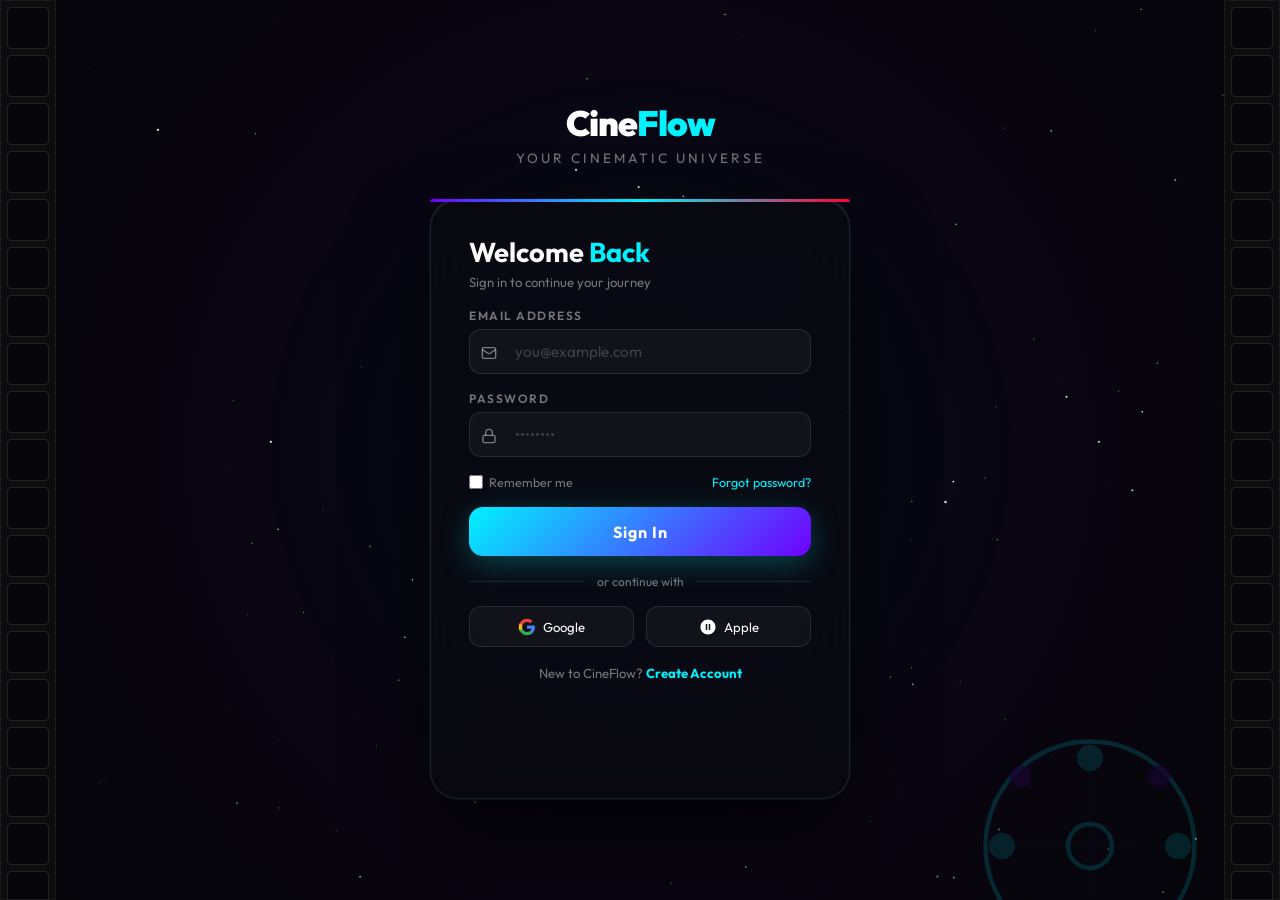
<file: login.html>
<!DOCTYPE html>
<html lang="en">

<head>
    <meta charset="UTF-8">
    <meta name="viewport" content="width=device-width, initial-scale=1.0">
    <title>Sign In | CineFlow</title>
    <meta name="description" content="Sign in to CineFlow and unlock your cinematic universe.">
    <link rel="preconnect" href="https://fonts.googleapis.com">
    <link rel="preconnect" href="https://fonts.gstatic.com" crossorigin>
    <link
        href="https://fonts.googleapis.com/css2?family=Outfit:wght@300;400;600;700;900&family=Inter:wght@300;400;600&display=swap"
        rel="stylesheet">
    <style>
        /* ── Reset & Variables ────────────────────────────────── */
        *,
        *::before,
        *::after {
            margin: 0;
            padding: 0;
            box-sizing: border-box;
        }

        :root {
            --primary: #00f2ff;
            --secondary: #7000ff;
            --accent: #ff003c;
            --bg: #06060a;
            --glass: rgba(255, 255, 255, 0.04);
            --glass-border: rgba(255, 255, 255, 0.1);
            --text: #ffffff;
            --dim: rgba(255, 255, 255, 0.45);
        }

        html,
        body {
            height: 100%;
            font-family: 'Outfit', sans-serif;
            background: var(--bg);
            color: var(--text);
            overflow: hidden;
        }

        /* ── Canvas background ─────────────────────────────────── */
        #bg-canvas {
            position: fixed;
            inset: 0;
            z-index: 0;
        }

        /* ── Film-strip sides ─────────────────────────────────── */
        .film-strip {
            position: fixed;
            top: 0;
            bottom: 0;
            width: 56px;
            background: #0d0d0d;
            border: 1px solid #1a1a1a;
            z-index: 1;
            overflow: hidden;
            display: flex;
            flex-direction: column;
            gap: 6px;
            padding: 6px;
            animation: stripScroll 3s linear infinite;
        }

        .film-strip.left {
            left: 0;
        }

        .film-strip.right {
            right: 0;
            animation-direction: reverse;
        }

        .film-hole {
            width: 100%;
            aspect-ratio: 1;
            border-radius: 4px;
            background: var(--bg);
            border: 1px solid #222;
            flex-shrink: 0;
        }

        @keyframes stripScroll {
            from {
                transform: translateY(0);
            }

            to {
                transform: translateY(calc(-100% + 100vh));
            }
        }

        /* ── Scene wrapper ────────────────────────────────────── */
        .scene {
            position: relative;
            z-index: 10;
            height: 100vh;
            display: flex;
            flex-direction: column;
            align-items: center;
            justify-content: center;
            gap: 2rem;
            padding: 70px;
            perspective: 1200px;
        }

        /* ── Logo ─────────────────────────────────────────────── */
        .logo-wrap {
            text-align: center;
            animation: floatY 4s ease-in-out infinite;
        }

        .logo-wrap .logo-text {
            font-size: 2.2rem;
            font-weight: 900;
            letter-spacing: -1px;
        }

        .logo-wrap .logo-text span {
            color: var(--primary);
        }

        .logo-wrap p {
            font-size: 0.85rem;
            color: var(--dim);
            letter-spacing: 3px;
            margin-top: 4px;
        }

        @keyframes floatY {

            0%,
            100% {
                transform: translateY(0);
            }

            50% {
                transform: translateY(-8px);
            }
        }

        /* ── 3-D Card ─────────────────────────────────────────── */
        .card-scene {
            width: 420px;
            height: 600px;
            position: relative;
            transform-style: preserve-3d;
            transition: transform 0.8s cubic-bezier(0.23, 1, 0.32, 1);
        }

        .card-scene.flipped {
            transform: rotateY(180deg);
        }

        .card-face {
            position: absolute;
            inset: 0;
            border-radius: 28px;
            backface-visibility: hidden;
            -webkit-backface-visibility: hidden;
            padding: 2.2rem 2.4rem;
            display: flex;
            flex-direction: column;
            gap: 1.1rem;

            background: rgba(10, 10, 18, 0.75);
            backdrop-filter: blur(24px);
            border: 1px solid var(--glass-border);
            box-shadow:
                0 0 0 1px rgba(0, 242, 255, 0.06),
                0 40px 80px rgba(0, 0, 0, 0.7),
                inset 0 1px 0 rgba(255, 255, 255, 0.08);
        }

        .card-face.back {
            transform: rotateY(180deg);
        }

        /* decorative corner glow */
        .card-face::before {
            content: '';
            position: absolute;
            top: -1px;
            left: -1px;
            right: -1px;
            height: 3px;
            border-radius: 28px 28px 0 0;
            background: linear-gradient(90deg, var(--secondary), var(--primary), var(--accent));
        }

        /* ── Card title ───────────────────────────────────────── */
        .card-title {
            font-size: 1.7rem;
            font-weight: 700;
        }

        .card-title span {
            color: var(--primary);
        }

        .card-sub {
            font-size: 0.82rem;
            color: var(--dim);
            margin-top: 0.3rem;
        }

        /* ── Input group ──────────────────────────────────────── */
        .input-group {
            position: relative;
            display: flex;
            flex-direction: column;
            gap: 6px;
        }

        .input-group label {
            font-size: 0.75rem;
            font-weight: 600;
            letter-spacing: 1.5px;
            text-transform: uppercase;
            color: var(--dim);
        }

        .input-group input {
            padding: 0.75rem 1rem 0.75rem 2.8rem;
            background: rgba(255, 255, 255, 0.04);
            border: 1px solid rgba(255, 255, 255, 0.1);
            border-radius: 12px;
            color: #fff;
            font-size: 0.95rem;
            font-family: 'Outfit', sans-serif;
            outline: none;
            transition: border-color 0.3s, box-shadow 0.3s;
        }

        .input-group input::placeholder {
            color: rgba(255, 255, 255, 0.2);
        }

        .input-group input:focus {
            border-color: var(--primary);
            box-shadow: 0 0 0 3px rgba(0, 242, 255, 0.12), 0 0 20px rgba(0, 242, 255, 0.08);
        }

        .input-icon {
            position: absolute;
            bottom: 13px;
            left: 12px;
            width: 16px;
            height: 16px;
            color: var(--dim);
            pointer-events: none;
        }

        /* ── Auth button ──────────────────────────────────────── */
        .btn-auth {
            position: relative;
            padding: 0.9rem;
            border: none;
            border-radius: 14px;
            font-size: 1rem;
            font-weight: 700;
            font-family: 'Outfit', sans-serif;
            cursor: pointer;
            overflow: hidden;
            background: linear-gradient(135deg, var(--primary), var(--secondary));
            color: #fff;
            letter-spacing: 1px;
            transition: transform 0.2s, box-shadow 0.2s;
            box-shadow: 0 8px 30px rgba(0, 242, 255, 0.25);
        }

        .btn-auth::after {
            content: '';
            position: absolute;
            inset: 0;
            background: linear-gradient(135deg, rgba(255, 255, 255, 0.15), transparent);
            transition: opacity 0.3s;
            opacity: 0;
        }

        .btn-auth:hover {
            transform: translateY(-2px);
            box-shadow: 0 14px 40px rgba(0, 242, 255, 0.35);
        }

        .btn-auth:hover::after {
            opacity: 1;
        }

        .btn-auth:active {
            transform: translateY(0);
        }

        /* ── Divider ──────────────────────────────────────────── */
        .divider {
            display: flex;
            align-items: center;
            gap: 0.8rem;
            font-size: 0.75rem;
            color: var(--dim);
        }

        .divider::before,
        .divider::after {
            content: '';
            flex: 1;
            height: 1px;
            background: var(--glass-border);
        }

        /* ── Social buttons ───────────────────────────────────── */
        .social-row {
            display: flex;
            gap: 0.8rem;
        }

        .btn-social {
            flex: 1;
            padding: 0.65rem;
            background: var(--glass);
            border: 1px solid var(--glass-border);
            border-radius: 12px;
            color: var(--text);
            font-size: 0.82rem;
            font-family: 'Outfit', sans-serif;
            cursor: pointer;
            display: flex;
            align-items: center;
            justify-content: center;
            gap: 7px;
            transition: border-color 0.25s, background 0.25s;
        }

        .btn-social:hover {
            border-color: var(--primary);
            background: rgba(0, 242, 255, 0.06);
        }

        .btn-social svg {
            width: 18px;
            height: 18px;
        }

        /* ── Flip link ────────────────────────────────────────── */
        .flip-link {
            text-align: center;
            font-size: 0.82rem;
            color: var(--dim);
        }

        .flip-link button {
            background: none;
            border: none;
            color: var(--primary);
            font-family: 'Outfit', sans-serif;
            font-size: inherit;
            font-weight: 700;
            cursor: pointer;
            padding: 0;
            transition: text-shadow 0.2s;
        }

        .flip-link button:hover {
            text-shadow: 0 0 12px var(--primary);
        }

        /* ── Floating particles (CSS-only fallback) ───────────── */
        .particle {
            position: fixed;
            border-radius: 50%;
            pointer-events: none;
            z-index: 2;
            animation: particleDrift linear infinite;
        }

        @keyframes particleDrift {
            0% {
                transform: translateY(100vh) scale(0);
                opacity: 0;
            }

            10% {
                opacity: 1;
            }

            90% {
                opacity: 0.6;
            }

            100% {
                transform: translateY(-20vh) scale(1.2);
                opacity: 0;
            }
        }

        /* ── Ripple on btn click ──────────────────────────────── */
        .ripple {
            position: absolute;
            border-radius: 50%;
            transform: scale(0);
            background: rgba(255, 255, 255, 0.25);
            animation: rippleAnim 0.6s linear;
            pointer-events: none;
        }

        @keyframes rippleAnim {
            to {
                transform: scale(4);
                opacity: 0;
            }
        }

        /* ── Spinning reel decoration ─────────────────────────── */
        .reel-wrap {
            position: fixed;
            bottom: -60px;
            right: 80px;
            z-index: 3;
            opacity: 0.15;
            animation: reelSpin 8s linear infinite;
        }

        @keyframes reelSpin {
            to {
                transform: rotate(360deg);
            }
        }

        .reel-wrap svg {
            width: 220px;
            height: 220px;
        }

        /* ── Loading overlay on submit ────────────────────────── */
        .btn-auth.loading .btn-label {
            opacity: 0;
        }

        .btn-auth .spinner {
            position: absolute;
            inset: 0;
            display: none;
            align-items: center;
            justify-content: center;
        }

        .btn-auth.loading .spinner {
            display: flex;
        }

        .spin-ring {
            width: 22px;
            height: 22px;
            border: 3px solid rgba(255, 255, 255, 0.3);
            border-top-color: #fff;
            border-radius: 50%;
            animation: spinRing 0.7s linear infinite;
        }

        @keyframes spinRing {
            to {
                transform: rotate(360deg);
            }
        }

        /* ── Checkbox remember ────────────────────────────────── */
        .row-flex {
            display: flex;
            align-items: center;
            justify-content: space-between;
            font-size: 0.78rem;
        }

        .check-label {
            display: flex;
            align-items: center;
            gap: 6px;
            color: var(--dim);
            cursor: pointer;
        }

        .check-label input[type=checkbox] {
            accent-color: var(--primary);
            width: 14px;
            height: 14px;
        }

        .forgot-link {
            color: var(--primary);
            text-decoration: none;
            font-size: 0.78rem;
            transition: opacity 0.2s;
        }

        .forgot-link:hover {
            opacity: 0.7;
        }

        /* ── Error state styles ─────────────────────────────────── */
        .input-group input.error {
            border-color: var(--accent) !important;
            box-shadow: 0 0 0 3px rgba(255, 0, 60, 0.15) !important;
        }

        .input-group input.valid {
            border-color: var(--primary);
            box-shadow: 0 0 0 3px rgba(0, 242, 255, 0.1);
        }

        .field-error {
            font-size: 0.72rem;
            color: var(--accent);
            display: flex;
            align-items: center;
            gap: 4px;
            margin-top: -2px;
            animation: errSlideIn 0.2s ease;
        }

        @keyframes errSlideIn {
            from {
                opacity: 0;
                transform: translateY(-4px);
            }

            to {
                opacity: 1;
                transform: translateY(0);
            }
        }

        /* ── Responsive ───────────────────────────────────────── */
        @media (max-width: 480px) {
            .card-scene {
                width: 92vw;
                height: auto;
            }

            .card-face {
                padding: 2rem 1.5rem;
            }

            .film-strip {
                width: 36px;
            }

            .reel-wrap {
                display: none;
            }

            .scene {
                padding: 40px 10px;
            }
        }
    </style>
</head>

<body>

    <!-- Particle canvas -->
    <canvas id="bg-canvas"></canvas>

    <!-- Film strips -->
    <div class="film-strip left" id="filmLeft">
        <div class="film-hole"></div>
        <div class="film-hole"></div>
        <div class="film-hole"></div>
        <div class="film-hole"></div>
        <div class="film-hole"></div>
        <div class="film-hole"></div>
        <div class="film-hole"></div>
        <div class="film-hole"></div>
        <div class="film-hole"></div>
        <div class="film-hole"></div>
        <div class="film-hole"></div>
        <div class="film-hole"></div>
        <div class="film-hole"></div>
        <div class="film-hole"></div>
        <div class="film-hole"></div>
        <div class="film-hole"></div>
        <div class="film-hole"></div>
        <div class="film-hole"></div>
        <div class="film-hole"></div>
        <div class="film-hole"></div>
    </div>
    <div class="film-strip right" id="filmRight">
        <div class="film-hole"></div>
        <div class="film-hole"></div>
        <div class="film-hole"></div>
        <div class="film-hole"></div>
        <div class="film-hole"></div>
        <div class="film-hole"></div>
        <div class="film-hole"></div>
        <div class="film-hole"></div>
        <div class="film-hole"></div>
        <div class="film-hole"></div>
        <div class="film-hole"></div>
        <div class="film-hole"></div>
        <div class="film-hole"></div>
        <div class="film-hole"></div>
        <div class="film-hole"></div>
        <div class="film-hole"></div>
        <div class="film-hole"></div>
        <div class="film-hole"></div>
        <div class="film-hole"></div>
        <div class="film-hole"></div>
    </div>

    <!-- Spinning reel SVG -->
    <div class="reel-wrap">
        <svg viewBox="0 0 200 200" fill="none" xmlns="http://www.w3.org/2000/svg">
            <circle cx="100" cy="100" r="95" stroke="#00f2ff" stroke-width="4" />
            <circle cx="100" cy="100" r="20" stroke="#00f2ff" stroke-width="4" />
            <circle cx="100" cy="20" r="12" fill="#00f2ff" opacity=".8" />
            <circle cx="100" cy="180" r="12" fill="#00f2ff" opacity=".8" />
            <circle cx="20" cy="100" r="12" fill="#00f2ff" opacity=".8" />
            <circle cx="180" cy="100" r="12" fill="#00f2ff" opacity=".8" />
            <circle cx="37" cy="37" r="10" fill="#7000ff" opacity=".7" />
            <circle cx="163" cy="37" r="10" fill="#7000ff" opacity=".7" />
            <circle cx="37" cy="163" r="10" fill="#7000ff" opacity=".7" />
            <circle cx="163" cy="163" r="10" fill="#7000ff" opacity=".7" />
            <line x1="100" y1="5" x2="100" y2="195" stroke="#00f2ff" stroke-width="1" opacity=".3" />
            <line x1="5" y1="100" x2="195" y2="100" stroke="#00f2ff" stroke-width="1" opacity=".3" />
            <line x1="29" y1="29" x2="171" y2="171" stroke="#7000ff" stroke-width="1" opacity=".3" />
            <line x1="171" y1="29" x2="29" y2="171" stroke="#7000ff" stroke-width="1" opacity=".3" />
        </svg>
    </div>

    <!-- Main scene -->
    <div class="scene" id="scene">

        <!-- Logo -->
        <div class="logo-wrap">
            <div class="logo-text">Cine<span>Flow</span></div>
            <p>YOUR CINEMATIC UNIVERSE</p>
        </div>

        <!-- 3D Card -->
        <div class="card-scene" id="cardScene">

            <!-- LOGIN FACE -->
            <div class="card-face front">
                <div>
                    <h2 class="card-title">Welcome <span>Back</span></h2>
                    <p class="card-sub">Sign in to continue your journey</p>
                </div>

                <div class="input-group">
                    <label>Email Address</label>
                    <svg class="input-icon" xmlns="http://www.w3.org/2000/svg" viewBox="0 0 24 24" fill="none"
                        stroke="currentColor" stroke-width="2">
                        <rect x="2" y="4" width="20" height="16" rx="2" />
                        <path d="m22 7-8.97 5.7a1.94 1.94 0 0 1-2.06 0L2 7" />
                    </svg>
                    <input type="email" id="login-email" placeholder="you@example.com" autocomplete="email">
                </div>

                <div class="input-group">
                    <label>Password</label>
                    <svg class="input-icon" xmlns="http://www.w3.org/2000/svg" viewBox="0 0 24 24" fill="none"
                        stroke="currentColor" stroke-width="2">
                        <rect x="3" y="11" width="18" height="11" rx="2" ry="2" />
                        <path d="M7 11V7a5 5 0 0 1 10 0v4" />
                    </svg>
                    <input type="password" id="login-pass" placeholder="••••••••" autocomplete="current-password">
                </div>

                <div class="row-flex">
                    <label class="check-label">
                        <input type="checkbox"> Remember me
                    </label>
                    <a href="#" class="forgot-link">Forgot password?</a>
                </div>

                <button class="btn-auth" id="loginBtn" onclick="handleLogin()">
                    <span class="btn-label">Sign In</span>
                    <div class="spinner">
                        <div class="spin-ring"></div>
                    </div>
                </button>

                <div class="divider">or continue with</div>

                <div class="social-row">
                    <button class="btn-social">
                        <svg viewBox="0 0 24 24" fill="none" xmlns="http://www.w3.org/2000/svg">
                            <path
                                d="M22.56 12.25c0-.78-.07-1.53-.2-2.25H12v4.26h5.92c-.26 1.37-1.04 2.53-2.21 3.31v2.77h3.57c2.08-1.92 3.28-4.74 3.28-8.09z"
                                fill="#4285F4" />
                            <path
                                d="M12 23c2.97 0 5.46-.98 7.28-2.66l-3.57-2.77c-.98.66-2.23 1.06-3.71 1.06-2.86 0-5.29-1.93-6.16-4.53H2.18v2.84C3.99 20.53 7.7 23 12 23z"
                                fill="#34A853" />
                            <path
                                d="M5.84 14.09c-.22-.66-.35-1.36-.35-2.09s.13-1.43.35-2.09V7.07H2.18C1.43 8.55 1 10.22 1 12s.43 3.45 1.18 4.93l2.85-2.22.81-.62z"
                                fill="#FBBC05" />
                            <path
                                d="M12 5.38c1.62 0 3.06.56 4.21 1.64l3.15-3.15C17.45 2.09 14.97 1 12 1 7.7 1 3.99 3.47 2.18 7.07l3.66 2.84c.87-2.6 3.3-4.53 6.16-4.53z"
                                fill="#EA4335" />
                        </svg>
                        Google
                    </button>
                    <button class="btn-social">
                        <svg viewBox="0 0 24 24" fill="white" xmlns="http://www.w3.org/2000/svg">
                            <path
                                d="M12 2C6.48 2 2 6.48 2 12s4.48 10 10 10 10-4.48 10-10S17.52 2 12 2zm-1 14H9V8h2v8zm4 0h-2V8h2v8z" />
                        </svg>
                        Apple
                    </button>
                </div>

                <p class="flip-link">New to CineFlow? <button onclick="flipCard()">Create Account</button></p>
            </div>

            <!-- SIGNUP FACE -->
            <div class="card-face back">
                <div>
                    <h2 class="card-title">Join <span>CineFlow</span></h2>
                    <p class="card-sub">Create your free account today</p>
                </div>

                <div class="input-group">
                    <label>Full Name</label>
                    <svg class="input-icon" xmlns="http://www.w3.org/2000/svg" viewBox="0 0 24 24" fill="none"
                        stroke="currentColor" stroke-width="2">
                        <circle cx="12" cy="8" r="4" />
                        <path d="M4 20c0-4 3.6-7 8-7s8 3 8 7" />
                    </svg>
                    <input type="text" id="reg-name" placeholder="Your full name" autocomplete="name">
                </div>

                <div class="input-group">
                    <label>Email Address</label>
                    <svg class="input-icon" xmlns="http://www.w3.org/2000/svg" viewBox="0 0 24 24" fill="none"
                        stroke="currentColor" stroke-width="2">
                        <rect x="2" y="4" width="20" height="16" rx="2" />
                        <path d="m22 7-8.97 5.7a1.94 1.94 0 0 1-2.06 0L2 7" />
                    </svg>
                    <input type="email" id="reg-email" placeholder="you@example.com" autocomplete="email">
                </div>

                <div class="input-group">
                    <label>Password</label>
                    <svg class="input-icon" xmlns="http://www.w3.org/2000/svg" viewBox="0 0 24 24" fill="none"
                        stroke="currentColor" stroke-width="2">
                        <rect x="3" y="11" width="18" height="11" rx="2" ry="2" />
                        <path d="M7 11V7a5 5 0 0 1 10 0v4" />
                    </svg>
                    <input type="password" id="reg-pass" placeholder="Min. 8 characters"
                        oninput="checkStrength(this.value)">
                    <div class="strength-bar">
                        <div class="strength-fill" id="strengthFill"></div>
                    </div>
                </div>

                <button class="btn-auth" id="registerBtn" onclick="handleRegister()">
                    <span class="btn-label">Create Account</span>
                    <div class="spinner">
                        <div class="spin-ring"></div>
                    </div>
                </button>

                <div class="divider">or sign up with</div>

                <div class="social-row">
                    <button class="btn-social">
                        <svg viewBox="0 0 24 24" fill="none" xmlns="http://www.w3.org/2000/svg">
                            <path
                                d="M22.56 12.25c0-.78-.07-1.53-.2-2.25H12v4.26h5.92c-.26 1.37-1.04 2.53-2.21 3.31v2.77h3.57c2.08-1.92 3.28-4.74 3.28-8.09z"
                                fill="#4285F4" />
                            <path
                                d="M12 23c2.97 0 5.46-.98 7.28-2.66l-3.57-2.77c-.98.66-2.23 1.06-3.71 1.06-2.86 0-5.29-1.93-6.16-4.53H2.18v2.84C3.99 20.53 7.7 23 12 23z"
                                fill="#34A853" />
                            <path
                                d="M5.84 14.09c-.22-.66-.35-1.36-.35-2.09s.13-1.43.35-2.09V7.07H2.18C1.43 8.55 1 10.22 1 12s.43 3.45 1.18 4.93l2.85-2.22.81-.62z"
                                fill="#FBBC05" />
                            <path
                                d="M12 5.38c1.62 0 3.06.56 4.21 1.64l3.15-3.15C17.45 2.09 14.97 1 12 1 7.7 1 3.99 3.47 2.18 7.07l3.66 2.84c.87-2.6 3.3-4.53 6.16-4.53z"
                                fill="#EA4335" />
                        </svg>
                        Google
                    </button>
                    <button class="btn-social">
                        <svg viewBox="0 0 24 24" fill="white">
                            <path
                                d="M12 2C6.48 2 2 6.48 2 12s4.48 10 10 10 10-4.48 10-10S17.52 2 12 2zm-1 14H9V8h2v8zm4 0h-2V8h2v8z" />
                        </svg>
                        Apple
                    </button>
                </div>

                <p class="flip-link">Already have an account? <button onclick="flipCard()">Sign In</button></p>
            </div>

        </div><!-- /card-scene -->
    </div><!-- /scene -->

    <script>
        /* ── Canvas particle system ──────────────────────────────────── */
        const canvas = document.getElementById('bg-canvas');
        const ctx = canvas.getContext('2d');
        let W, H, particles = [], stars = [];

        function resize() {
            W = canvas.width = window.innerWidth;
            H = canvas.height = window.innerHeight;
        }

        window.addEventListener('resize', resize);
        resize();

        /* Stars */
        for (let i = 0; i < 160; i++) {
            stars.push({
                x: Math.random() * W,
                y: Math.random() * H,
                r: Math.random() * 1.2,
                a: Math.random(),
                da: (Math.random() - 0.5) * 0.008
            });
        }

        /* Floating orbs */
        for (let i = 0; i < 18; i++) spawnParticle();

        function spawnParticle() {
            const palette = ['#00f2ff', '#7000ff', '#ff003c', '#ffffff'];
            particles.push({
                x: Math.random() * W,
                y: H + 20,
                r: 1.5 + Math.random() * 3,
                vy: -(0.4 + Math.random() * 0.8),
                vx: (Math.random() - 0.5) * 0.6,
                color: palette[Math.floor(Math.random() * palette.length)],
                alpha: 0,
                maxA: 0.5 + Math.random() * 0.4,
                born: 0, lifespan: 8000 + Math.random() * 8000
            });
        }

        /* Scanlines count */
        let t = 0;
        function draw() {
            ctx.clearRect(0, 0, W, H);

            /* radial glow background */
            const grad = ctx.createRadialGradient(W / 2, H / 2, 0, W / 2, H / 2, Math.max(W, H) * 0.7);
            grad.addColorStop(0, 'rgba(0,50,60,0.25)');
            grad.addColorStop(0.5, 'rgba(30,0,60,0.15)');
            grad.addColorStop(1, 'rgba(0,0,0,0)');
            ctx.fillStyle = grad;
            ctx.fillRect(0, 0, W, H);

            /* stars */
            stars.forEach(s => {
                s.a += s.da;
                if (s.a < 0 || s.a > 1) s.da *= -1;
                ctx.beginPath();
                ctx.arc(s.x, s.y, s.r, 0, Math.PI * 2);
                ctx.fillStyle = `rgba(255,255,255,${s.a})`;
                ctx.fill();
            });

            /* orbs */
            t++;
            particles.forEach((p, i) => {
                p.born++;
                p.x += p.vx + Math.sin(p.born * 0.02) * 0.3;
                p.y += p.vy;
                p.alpha = Math.min(p.alpha + 0.01, p.maxA);

                if (p.y < -20 || p.born > p.lifespan) {
                    particles.splice(i, 1);
                    spawnParticle();
                    return;
                }

                const g = ctx.createRadialGradient(p.x, p.y, 0, p.x, p.y, p.r * 4);
                g.addColorStop(0, p.color.replace(')', `,${p.alpha})`).replace('rgb', 'rgba').replace('#', 'rgba(').replace(')', '').replace('rgba(0', 'rgba(0,').replace(',f', 'f'));

                /* simpler approach */
                ctx.beginPath();
                ctx.arc(p.x, p.y, p.r, 0, Math.PI * 2);
                ctx.fillStyle = p.color;
                ctx.globalAlpha = p.alpha;
                ctx.fill();
                ctx.globalAlpha = 1;

                /* trail */
                ctx.beginPath();
                ctx.moveTo(p.x, p.y);
                ctx.lineTo(p.x - p.vx * 12, p.y - p.vy * 12);
                ctx.strokeStyle = p.color;
                ctx.globalAlpha = p.alpha * 0.4;
                ctx.lineWidth = p.r * 0.6;
                ctx.stroke();
                ctx.globalAlpha = 1;
            });

            /* scanlines */
            for (let y = 0; y < H; y += 4) {
                ctx.fillStyle = 'rgba(0,0,0,0.02)';
                ctx.fillRect(0, y, W, 1.5);
            }

            requestAnimationFrame(draw);
        }

        draw();

        /* ── 3-D tilt on mouse move ──────────────────────────────────── */
        const cardScene = document.getElementById('cardScene');
        let isFlipped = false;

        document.addEventListener('mousemove', e => {
            if (isFlipped) return;
            const cx = window.innerWidth / 2;
            const cy = window.innerHeight / 2;
            const dx = (e.clientX - cx) / cx;
            const dy = (e.clientY - cy) / cy;
            cardScene.style.transform = `rotateY(${dx * 10}deg) rotateX(${-dy * 8}deg)`;
        });

        document.addEventListener('mouseleave', () => {
            if (isFlipped) return;
            cardScene.style.transform = 'rotateY(0deg) rotateX(0deg)';
        });

        /* ── Card flip ───────────────────────────────────────────────── */
        function flipCard() {
            isFlipped = !isFlipped;
            cardScene.style.transform = isFlipped ? 'rotateY(180deg)' : 'rotateY(0deg)';
            cardScene.classList.toggle('flipped', isFlipped);
        }

        /* ── Ripple on button click ──────────────────────────────────── */
        document.querySelectorAll('.btn-auth').forEach(btn => {
            btn.addEventListener('click', function (e) {
                const ripple = document.createElement('span');
                ripple.className = 'ripple';
                const size = Math.max(this.offsetWidth, this.offsetHeight);
                const rect = this.getBoundingClientRect();
                ripple.style.cssText = `width:${size}px;height:${size}px;left:${e.clientX - rect.left - size / 2}px;top:${e.clientY - rect.top - size / 2}px`;
                this.appendChild(ripple);
                setTimeout(() => ripple.remove(), 600);
            });
        });

        /* ── Password strength ───────────────────────────────────────── */
        function checkStrength(val) {
            const fill = document.getElementById('strengthFill');
            if (!fill) return;
            let score = 0;
            if (val.length >= 8) score++;
            if (/[A-Z]/.test(val)) score++;
            if (/[0-9]/.test(val)) score++;
            if (/[^A-Za-z0-9]/.test(val)) score++;
            const pct = score * 25;
            const color = ['#ff003c', '#ff8c00', '#f7c600', '#00f2ff'][score - 1] || '#ff003c';
            fill.style.width = `${pct}%`;
            fill.style.background = color;
        }

        /* ── Validation helpers ──────────────────────────────────────── */
        function isValidEmail(email) {
            return /^[^\s@]+@[^\s@]+\.[^\s@]+$/.test(email);
        }

        function setFieldError(inputEl, msg) {
            inputEl.classList.remove('valid');
            inputEl.classList.add('error');
            let errEl = inputEl.parentElement.querySelector('.field-error');
            if (!errEl) {
                errEl = document.createElement('span');
                errEl.className = 'field-error';
                inputEl.insertAdjacentElement('afterend', errEl);
            }
            errEl.innerHTML = `⚠ ${msg}`;
        }

        function clearFieldError(inputEl) {
            inputEl.classList.remove('error');
            const errEl = inputEl.parentElement.querySelector('.field-error');
            if (errEl) errEl.remove();
        }

        function setFieldValid(inputEl) {
            clearFieldError(inputEl);
            inputEl.classList.add('valid');
        }

        /* Clear errors on typing */
        document.querySelectorAll('.input-group input').forEach(inp => {
            inp.addEventListener('input', () => {
                if (inp.value.trim()) clearFieldError(inp);
            });
        });

        /* ── LocalStorage account store ────────────────────────────────── */
        function getAccounts() {
            return JSON.parse(localStorage.getItem('cineflow_accounts') || '[]');
        }

        function saveAccounts(accounts) {
            localStorage.setItem('cineflow_accounts', JSON.stringify(accounts));
        }

        function findAccount(email) {
            return getAccounts().find(a => a.email.toLowerCase() === email.toLowerCase());
        }

        /* Simple hash (not cryptographic – demo only) */
        function simpleHash(str) {
            let h = 5381;
            for (let i = 0; i < str.length; i++) h = (h * 33) ^ str.charCodeAt(i);
            return (h >>> 0).toString(36);
        }

        /* ── Toast notification ─────────────────────────────────────────── */
        function showToast(msg, type = 'success') {
            const existing = document.querySelector('.cf-toast');
            if (existing) existing.remove();
            const t = document.createElement('div');
            t.className = 'cf-toast';
            t.style.cssText = `
                position:fixed;bottom:2rem;left:50%;transform:translateX(-50%) translateY(20px);
                background:${type === 'success' ? 'linear-gradient(135deg,#00f2ff,#7000ff)' : 'linear-gradient(135deg,#ff003c,#ff6b00)'};
                color:#fff;font-family:Outfit,sans-serif;font-size:.9rem;font-weight:600;
                padding:.75rem 1.6rem;border-radius:50px;z-index:9999;
                box-shadow:0 8px 32px rgba(0,0,0,.5);
                opacity:0;transition:opacity .3s ease,transform .3s ease;
            `;
            t.textContent = msg;
            document.body.appendChild(t);
            requestAnimationFrame(() => {
                t.style.opacity = '1';
                t.style.transform = 'translateX(-50%) translateY(0)';
            });
            setTimeout(() => {
                t.style.opacity = '0';
                t.style.transform = 'translateX(-50%) translateY(20px)';
                setTimeout(() => t.remove(), 400);
            }, 3000);
        }

        /* ── Auth handlers ─────────────────────────────────────────────── */
        function handleLogin() {
            const emailEl = document.getElementById('login-email');
            const passEl = document.getElementById('login-pass');
            let valid = true;

            clearFieldError(emailEl);
            clearFieldError(passEl);

            // ── Field format checks ───────────────────────────────
            if (!emailEl.value.trim()) {
                setFieldError(emailEl, 'Email address is required');
                valid = false;
            } else if (!isValidEmail(emailEl.value.trim())) {
                setFieldError(emailEl, 'Please enter a valid email (e.g. you@mail.com)');
                valid = false;
            } else {
                setFieldValid(emailEl);
            }

            if (!passEl.value) {
                setFieldError(passEl, 'Password is required');
                valid = false;
            } else if (passEl.value.length < 6) {
                setFieldError(passEl, 'Password must be at least 6 characters');
                valid = false;
            } else {
                setFieldValid(passEl);
            }

            if (!valid) { shakeCardFront(); return; }

            // ── Account lookup ────────────────────────────────────
            const account = findAccount(emailEl.value.trim());

            if (!account) {
                setFieldError(emailEl, 'No account found with this email — please create one');
                setFieldValid(passEl);
                shakeCardFront();
                return;
            }

            if (account.passHash !== simpleHash(passEl.value)) {
                setFieldError(passEl, 'Incorrect password — please try again');
                setFieldValid(emailEl);
                shakeCardFront();
                return;
            }

            // ── Success — save session & redirect ────────────────
            setFieldValid(emailEl);
            setFieldValid(passEl);
            localStorage.setItem('cineflow_user', JSON.stringify({ name: account.name, email: account.email }));

            const btn = document.getElementById('loginBtn');
            btn.classList.add('loading');
            showToast(`Welcome back, ${account.name.split(' ')[0]}! 🎬`);
            setTimeout(() => {
                btn.classList.remove('loading');
                window.location.href = 'index.html';
            }, 1600);
        }

        function handleRegister() {
            const nameEl = document.getElementById('reg-name');
            const emailEl = document.getElementById('reg-email');
            const passEl = document.getElementById('reg-pass');
            let valid = true;

            clearFieldError(nameEl);
            clearFieldError(emailEl);
            clearFieldError(passEl);

            // Name
            if (!nameEl.value.trim()) {
                setFieldError(nameEl, 'Full name is required');
                valid = false;
            } else {
                setFieldValid(nameEl);
            }

            // Email format
            if (!emailEl.value.trim()) {
                setFieldError(emailEl, 'Email address is required');
                valid = false;
            } else if (!isValidEmail(emailEl.value.trim())) {
                setFieldError(emailEl, 'Please enter a valid email (e.g. you@mail.com)');
                valid = false;
            } else {
                setFieldValid(emailEl);
            }

            // Password
            if (!passEl.value) {
                setFieldError(passEl, 'Password is required');
                valid = false;
            } else if (passEl.value.length < 8) {
                setFieldError(passEl, 'Password must be at least 8 characters');
                valid = false;
            } else {
                setFieldValid(passEl);
            }

            if (!valid) { shakeCard(); return; }

            // ── Duplicate check ───────────────────────────────────
            if (findAccount(emailEl.value.trim())) {
                setFieldError(emailEl, 'An account with this email already exists — please sign in');
                shakeCard();
                return;
            }

            // ── Save account ──────────────────────────────────────
            const accounts = getAccounts();
            accounts.push({
                name: nameEl.value.trim(),
                email: emailEl.value.trim().toLowerCase(),
                passHash: simpleHash(passEl.value),
                joined: new Date().toISOString()
            });
            saveAccounts(accounts);

            const btn = document.getElementById('registerBtn');
            btn.classList.add('loading');
            showToast(`Account created! Welcome, ${nameEl.value.trim().split(' ')[0]} 🎉`);

            setTimeout(() => {
                btn.classList.remove('loading');
                // Pre-fill login email for convenience
                const loginEmail = document.getElementById('login-email');
                if (loginEmail) loginEmail.value = emailEl.value.trim();
                // Clear register form
                nameEl.value = '';
                emailEl.value = '';
                passEl.value = '';
                document.getElementById('strengthFill').style.width = '0';
                flipCard();
            }, 1600);
        }

        function shakeCard() {
            cardScene.style.transition = 'transform 0.08s ease';
            let i = 0;
            const shake = setInterval(() => {
                cardScene.style.transform = `rotateY(180deg) translateX(${i % 2 === 0 ? 8 : -8}px)`;
                if (++i > 5) {
                    clearInterval(shake);
                    cardScene.style.transform = 'rotateY(180deg) translateX(0)';
                    cardScene.style.transition = '';
                }
            }, 80);
        }

        function shakeCardFront() {
            cardScene.style.transition = 'transform 0.08s ease';
            let i = 0;
            const shake = setInterval(() => {
                cardScene.style.transform = `translateX(${i % 2 === 0 ? 8 : -8}px)`;
                if (++i > 5) {
                    clearInterval(shake);
                    cardScene.style.transform = '';
                    cardScene.style.transition = '';
                }
            }, 80);
        }

        /* ── Film strip – regenerate so it tiles smoothly ─────────────── */
        ['filmLeft', 'filmRight'].forEach(id => {
            const strip = document.getElementById(id);
            while (strip.children.length < 40) {
                const hole = document.createElement('div');
                hole.className = 'film-hole';
                strip.appendChild(hole);
            }
        });
    </script>
</body>

</html>
</file>
